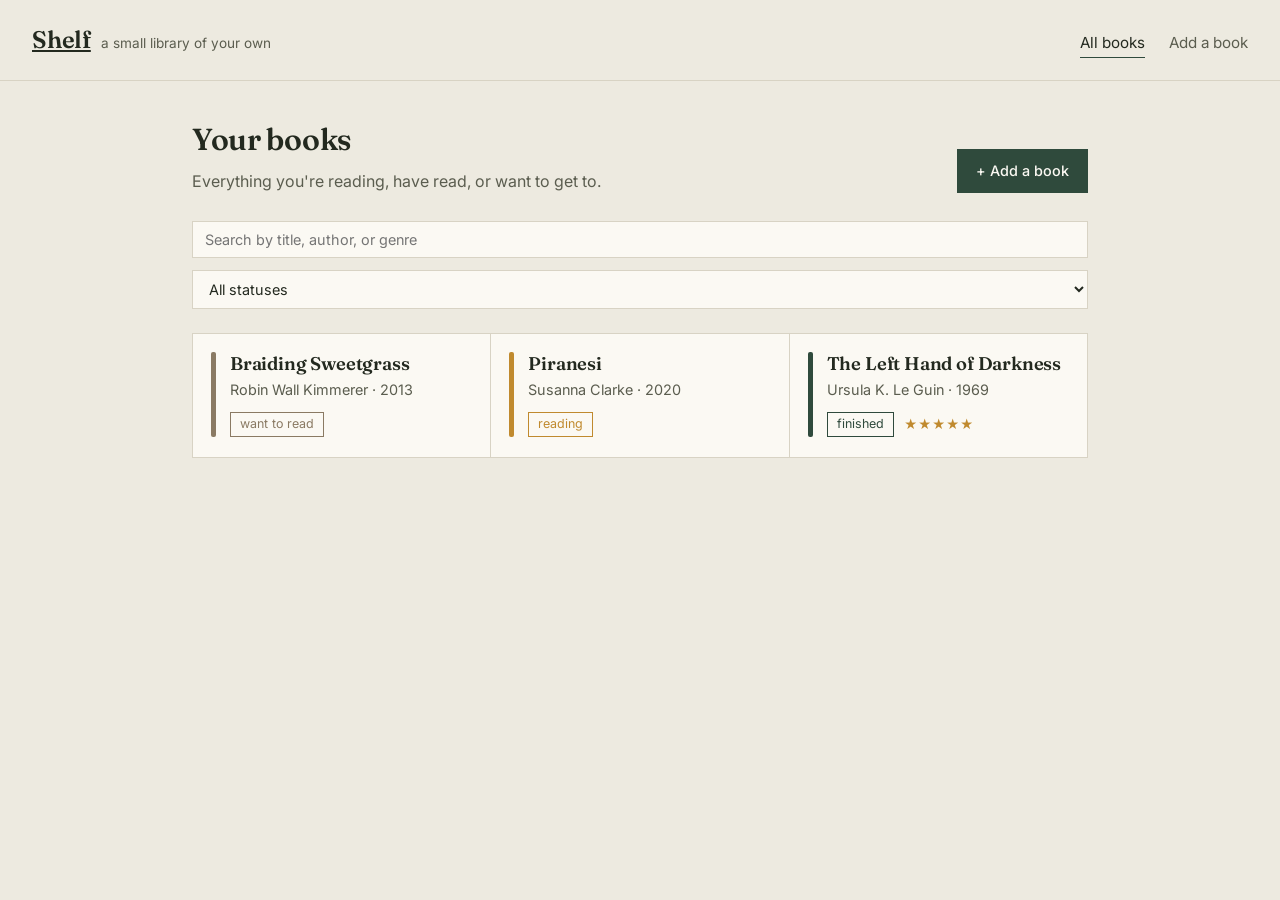
<file: Shelf/main/index.html>
<!DOCTYPE html>
<html lang="en">
<head>
  <meta charset="UTF-8" />
  <meta name="viewport" content="width=device-width, initial-scale=1.0" />
  <title>Shelf — Your books</title>
  <link rel="stylesheet" href="../style/style.css" />
</head>
<body>
  <header class="site-header">
    <div class="brand">
      <h1><a href="index.html">Shelf</a></h1>
      <span>a small library of your own</span>
    </div>
    <nav class="site-nav">
      <a href="index.html" class="active">All books</a>
      <a href="add.html">Add a book</a>
    </nav>
  </header>

  <main>
    <div class="page-heading">
      <div>
        <h2>Your books</h2>
        <p>Everything you're reading, have read, or want to get to.</p>
      </div>
      <a href="add.html" class="btn">+ Add a book</a>
    </div>

    <div class="toolbar">
      <input type="search" id="search" placeholder="Search by title, author, or genre" />
      <select id="statusFilter">
        <option value="">All statuses</option>
        <option value="want">Want to read</option>
        <option value="reading">Reading</option>
        <option value="finished">Finished</option>
      </select>
    </div>

    <div id="grid" class="book-grid"></div>
    <div id="emptyState" class="empty-state" style="display:none;">
      <h3>No books here yet</h3>
      <p>Add the book you're currently reading, or one you've been meaning to start.</p>
      <a href="add.html" class="btn" style="margin-top:16px;">+ Add a book</a>
    </div>
  </main>

  <script src="app.js"></script>
  <script>
    const grid = document.getElementById('grid');
    const emptyState = document.getElementById('emptyState');
    const searchInput = document.getElementById('search');
    const statusFilter = document.getElementById('statusFilter');
    let debounceTimer = null;

    function render(books) {
      if (books.length === 0) {
        grid.style.display = 'none';
        emptyState.style.display = 'block';
        return;
      }
      grid.style.display = 'grid';
      emptyState.style.display = 'none';

      grid.innerHTML = books.map((b) => `
        <a class="book-card" href="view.html?id=${encodeURIComponent(b.id)}">
          <div class="spine status-${b.status}"></div>
          <div class="book-info">
            <h3>${escapeHtml(b.title)}</h3>
            <div class="author">${escapeHtml(b.author)}${b.year ? ` · ${b.year}` : ''}</div>
            <div class="meta-row">
              <span class="status-tag status-${b.status}">${statusLabel(b.status)}</span>
              ${b.rating ? `<span class="stars">${starString(b.rating)}</span>` : ''}
            </div>
          </div>
        </a>
      `).join('');
    }

    async function load() {
      try {
        const params = {};
        if (searchInput.value.trim()) params.q = searchInput.value.trim();
        if (statusFilter.value) params.status = statusFilter.value;
        const books = await api.list(params);
        render(books);
      } catch (err) {
        grid.innerHTML = `<p style="color:var(--danger)">${escapeHtml(err.message)}</p>`;
      }
    }

    searchInput.addEventListener('input', () => {
      clearTimeout(debounceTimer);
      debounceTimer = setTimeout(load, 200);
    });
    statusFilter.addEventListener('change', load);

    load();
  </script>
</body>
</html>
</file>
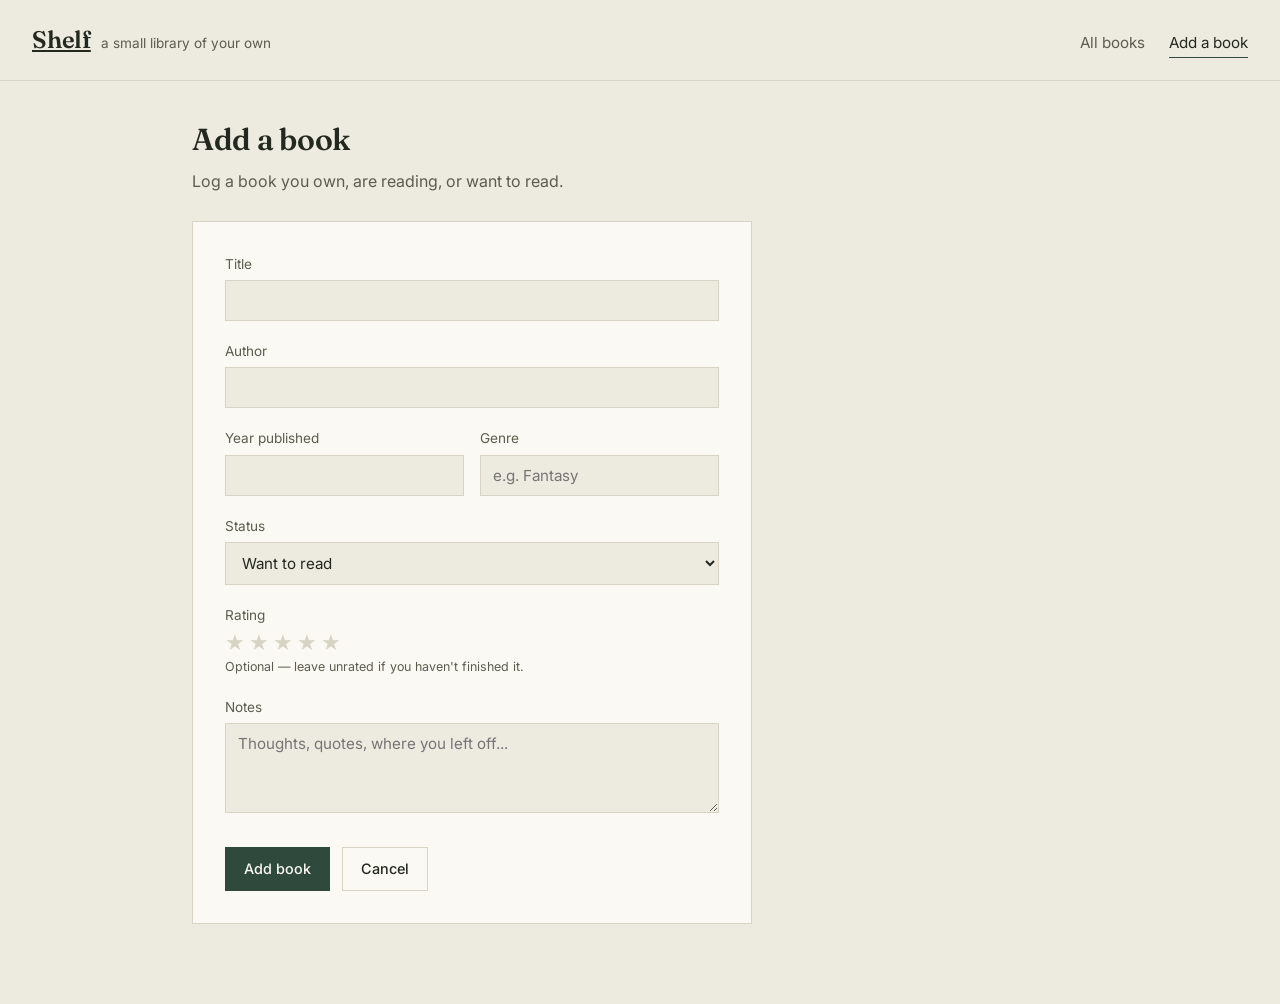
<file: Shelf/main/add.html>
<!DOCTYPE html>
<html lang="en">
<head>
  <meta charset="UTF-8" />
  <meta name="viewport" content="width=device-width, initial-scale=1.0" />
  <title>Shelf — Add a book</title>
  <link rel="stylesheet" href="../style/style.css" />
</head>
<body>
  <header class="site-header">
    <div class="brand">
      <h1><a href="index.html">Shelf</a></h1>
      <span>a small library of your own</span>
    </div>
    <nav class="site-nav">
      <a href="index.html">All books</a>
      <a href="add.html" class="active">Add a book</a>
    </nav>
  </header>

  <main>
    <div class="page-heading">
      <div>
        <h2>Add a book</h2>
        <p>Log a book you own, are reading, or want to read.</p>
      </div>
    </div>

    <div class="error-banner" id="errorBanner"></div>

    <form class="form-card" id="bookForm">
      <div class="field">
        <label for="title">Title</label>
        <input type="text" id="title" name="title" required />
      </div>
      <div class="field">
        <label for="author">Author</label>
        <input type="text" id="author" name="author" required />
      </div>
      <div class="two-col">
        <div class="field">
          <label for="year">Year published</label>
          <input type="number" id="year" name="year" min="0" max="2100" />
        </div>
        <div class="field">
          <label for="genre">Genre</label>
          <input type="text" id="genre" name="genre" placeholder="e.g. Fantasy" />
        </div>
      </div>
      <div class="field">
        <label for="status">Status</label>
        <select id="status" name="status">
          <option value="want">Want to read</option>
          <option value="reading">Reading</option>
          <option value="finished">Finished</option>
        </select>
      </div>
      <div class="field">
        <label>Rating</label>
        <div class="rating-input" id="ratingInput" data-value="0">
          <button type="button" data-star="1">★</button>
          <button type="button" data-star="2">★</button>
          <button type="button" data-star="3">★</button>
          <button type="button" data-star="4">★</button>
          <button type="button" data-star="5">★</button>
        </div>
        <div class="hint">Optional — leave unrated if you haven't finished it.</div>
      </div>
      <div class="field">
        <label for="notes">Notes</label>
        <textarea id="notes" name="notes" placeholder="Thoughts, quotes, where you left off..."></textarea>
      </div>
      <div class="form-actions">
        <button type="submit" class="btn">Add book</button>
        <a href="index.html" class="btn secondary">Cancel</a>
      </div>
    </form>
  </main>

  <script src="app.js"></script>
  <script>
    const form = document.getElementById('bookForm');
    const errorBanner = document.getElementById('errorBanner');
    const ratingInput = document.getElementById('ratingInput');

    ratingInput.addEventListener('click', (e) => {
      const btn = e.target.closest('button[data-star]');
      if (!btn) return;
      const value = Number(btn.dataset.star);
      const current = Number(ratingInput.dataset.value);
      const next = value === current ? 0 : value; // click same star again to clear
      ratingInput.dataset.value = next;
      [...ratingInput.children].forEach((star, i) => {
        star.classList.toggle('filled', i < next);
      });
    });

    form.addEventListener('submit', async (e) => {
      e.preventDefault();
      errorBanner.classList.remove('visible');

      const data = {
        title: form.title.value,
        author: form.author.value,
        year: form.year.value,
        genre: form.genre.value,
        status: form.status.value,
        rating: ratingInput.dataset.value,
        notes: form.notes.value,
      };

      try {
        const created = await api.create(data);
        window.location.href = `view.html?id=${encodeURIComponent(created.id)}`;
      } catch (err) {
        errorBanner.textContent = (err.errors || ['Something went wrong.']).join(' ');
        errorBanner.classList.add('visible');
      }
    });
  </script>
</body>
</html>
</file>
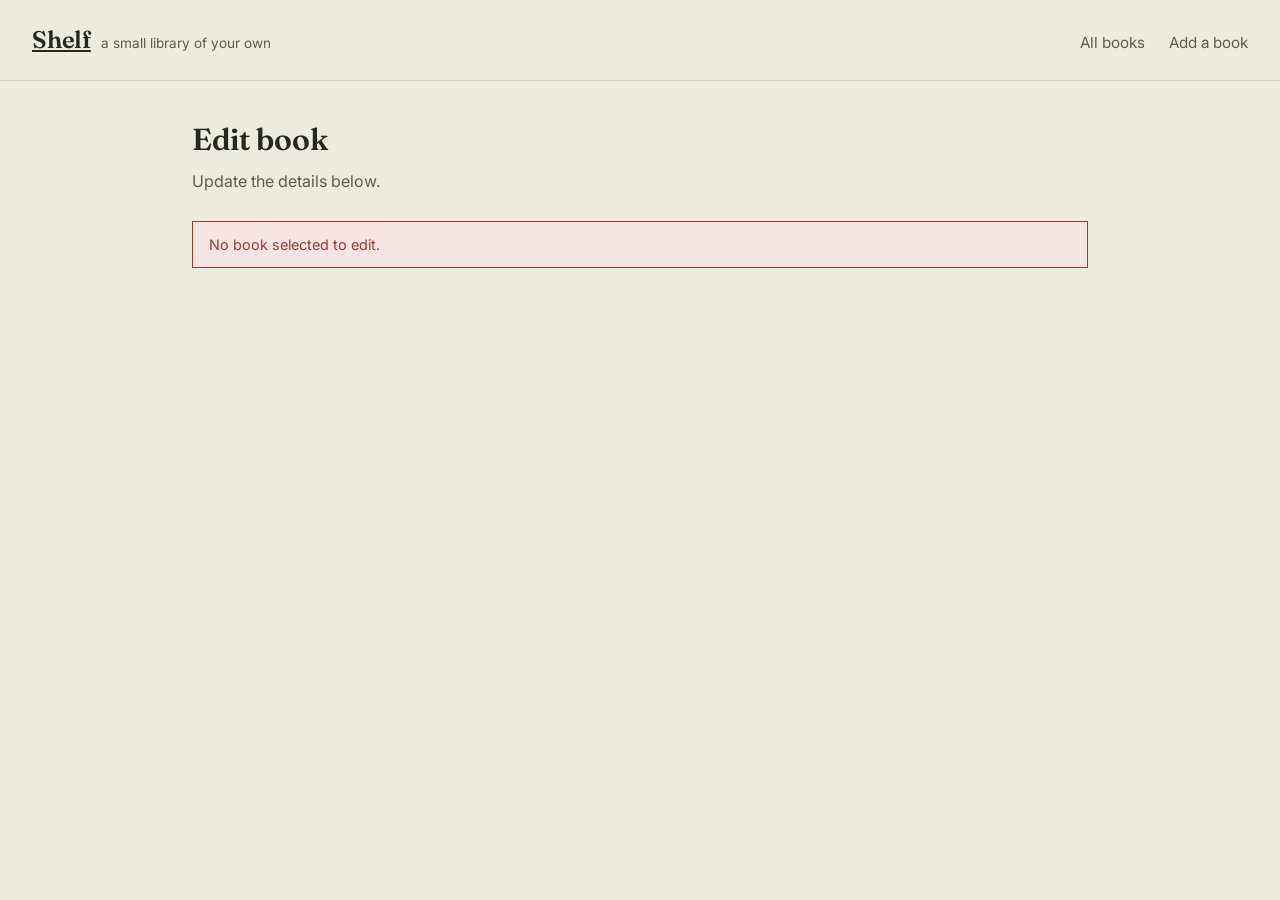
<file: Shelf/main/edit.html>
<!DOCTYPE html>
<html lang="en">
<head>
  <meta charset="UTF-8" />
  <meta name="viewport" content="width=device-width, initial-scale=1.0" />
  <title>Shelf — Edit book</title>
  <link rel="stylesheet" href="../style/style.css" />
</head>
<body>
  <header class="site-header">
    <div class="brand">
      <h1><a href="index.html">Shelf</a></h1>
      <span>a small library of your own</span>
    </div>
    <nav class="site-nav">
      <a href="index.html">All books</a>
      <a href="add.html">Add a book</a>
    </nav>
  </header>

  <main>
    <div class="page-heading">
      <div>
        <h2 id="pageTitle">Edit book</h2>
        <p>Update the details below.</p>
      </div>
    </div>

    <div class="error-banner" id="errorBanner"></div>

    <form class="form-card" id="bookForm" style="display:none;">
      <div class="field">
        <label for="title">Title</label>
        <input type="text" id="title" name="title" required />
      </div>
      <div class="field">
        <label for="author">Author</label>
        <input type="text" id="author" name="author" required />
      </div>
      <div class="two-col">
        <div class="field">
          <label for="year">Year published</label>
          <input type="number" id="year" name="year" min="0" max="2100" />
        </div>
        <div class="field">
          <label for="genre">Genre</label>
          <input type="text" id="genre" name="genre" />
        </div>
      </div>
      <div class="field">
        <label for="status">Status</label>
        <select id="status" name="status">
          <option value="want">Want to read</option>
          <option value="reading">Reading</option>
          <option value="finished">Finished</option>
        </select>
      </div>
      <div class="field">
        <label>Rating</label>
        <div class="rating-input" id="ratingInput" data-value="0">
          <button type="button" data-star="1">★</button>
          <button type="button" data-star="2">★</button>
          <button type="button" data-star="3">★</button>
          <button type="button" data-star="4">★</button>
          <button type="button" data-star="5">★</button>
        </div>
      </div>
      <div class="field">
        <label for="notes">Notes</label>
        <textarea id="notes" name="notes"></textarea>
      </div>
      <div class="form-actions">
        <button type="submit" class="btn">Save changes</button>
        <a href="index.html" class="btn secondary">Cancel</a>
      </div>
    </form>
  </main>

  <script src="app.js"></script>
  <script>
    const id = getParam('id');
    const form = document.getElementById('bookForm');
    const errorBanner = document.getElementById('errorBanner');
    const ratingInput = document.getElementById('ratingInput');

    function setRating(value) {
      ratingInput.dataset.value = value;
      [...ratingInput.children].forEach((star, i) => {
        star.classList.toggle('filled', i < value);
      });
    }

    ratingInput.addEventListener('click', (e) => {
      const btn = e.target.closest('button[data-star]');
      if (!btn) return;
      const value = Number(btn.dataset.star);
      const current = Number(ratingInput.dataset.value);
      setRating(value === current ? 0 : value);
    });

    async function init() {
      if (!id) {
        errorBanner.textContent = 'No book selected to edit.';
        errorBanner.classList.add('visible');
        return;
      }
      try {
        const book = await api.get(id);
        form.title.value = book.title;
        form.author.value = book.author;
        form.year.value = book.year ?? '';
        form.genre.value = book.genre ?? '';
        form.status.value = book.status;
        setRating(book.rating || 0);
        form.notes.value = book.notes ?? '';
        document.getElementById('pageTitle').textContent = `Edit “${book.title}”`;
        form.style.display = 'block';
      } catch (err) {
        errorBanner.textContent = err.message || 'Could not load this book.';
        errorBanner.classList.add('visible');
      }
    }

    form.addEventListener('submit', async (e) => {
      e.preventDefault();
      errorBanner.classList.remove('visible');

      const data = {
        title: form.title.value,
        author: form.author.value,
        year: form.year.value,
        genre: form.genre.value,
        status: form.status.value,
        rating: ratingInput.dataset.value,
        notes: form.notes.value,
      };

      try {
        await api.update(id, data);
        window.location.href = `view.html?id=${encodeURIComponent(id)}`;
      } catch (err) {
        errorBanner.textContent = (err.errors || ['Something went wrong.']).join(' ');
        errorBanner.classList.add('visible');
      }
    });

    init();
  </script>
</body>
</html>
</file>
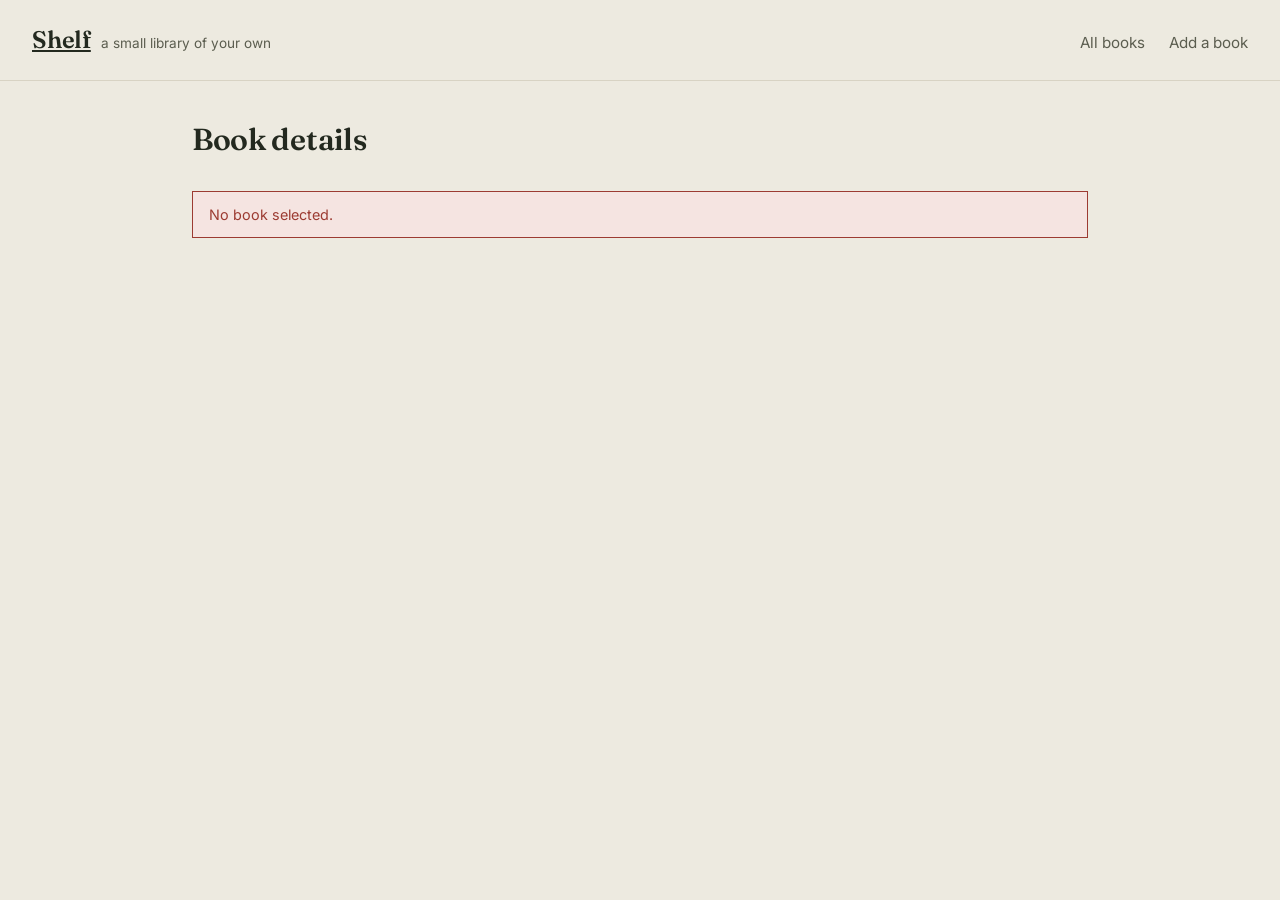
<file: Shelf/main/view.html>
<!DOCTYPE html>
<html lang="en">
<head>
  <meta charset="UTF-8" />
  <meta name="viewport" content="width=device-width, initial-scale=1.0" />
  <title>Shelf — Book details</title>
  <link rel="stylesheet" href="../style/style.css" />
</head>
<body>
  <header class="site-header">
    <div class="brand">
      <h1><a href="index.html">Shelf</a></h1>
      <span>a small library of your own</span>
    </div>
    <nav class="site-nav">
      <a href="index.html">All books</a>
      <a href="add.html">Add a book</a>
    </nav>
  </header>

  <main>
    <div class="page-heading">
      <div>
        <h2>Book details</h2>
      </div>
    </div>

    <div class="error-banner" id="errorBanner"></div>

    <div class="detail-card" id="detailCard" style="display:none;">
      <div class="spine" id="spine"></div>
      <div class="detail-body">
        <h2 id="dTitle"></h2>
        <div class="author" id="dAuthor"></div>

        <div class="detail-grid">
          <div>
            <label>Status</label>
            <span id="dStatus"></span>
          </div>
          <div>
            <label>Rating</label>
            <span id="dRating"></span>
          </div>
          <div>
            <label>Year / genre</label>
            <span id="dMeta"></span>
          </div>
        </div>

        <div class="detail-notes" id="dNotes"></div>

        <div class="detail-actions">
          <a href="index.html" class="btn secondary">Back to all books</a>
          <a href="#" id="editLink" class="btn">Edit</a>
          <button class="btn danger" id="deleteBtn">Delete</button>
        </div>
      </div>
    </div>
  </main>

  <div class="modal-backdrop" id="deleteModal">
    <div class="modal">
      <h3>Remove this book?</h3>
      <p id="deleteModalText">This can't be undone.</p>
      <div class="form-actions">
        <button class="btn danger" id="confirmDelete">Remove</button>
        <button class="btn secondary" id="cancelDelete">Cancel</button>
      </div>
    </div>
  </div>

  <script src="app.js"></script>
  <script>
    const id = getParam('id');
    const errorBanner = document.getElementById('errorBanner');
    const detailCard = document.getElementById('detailCard');
    const deleteModal = document.getElementById('deleteModal');

    async function init() {
      if (!id) {
        errorBanner.textContent = 'No book selected.';
        errorBanner.classList.add('visible');
        return;
      }
      try {
        const b = await api.get(id);
        document.getElementById('spine').className = `spine status-${b.status}`;
        document.getElementById('dTitle').textContent = b.title;
        document.getElementById('dAuthor').textContent = b.author;
        document.getElementById('dStatus').innerHTML =
          `<span class="status-tag status-${b.status}">${statusLabel(b.status)}</span>`;
        document.getElementById('dRating').innerHTML =
          b.rating ? `<span class="stars">${starString(b.rating)}</span>` : '<span style="color:var(--ink-soft)">Not rated</span>';
        document.getElementById('dMeta').textContent =
          [b.year || null, b.genre || null].filter(Boolean).join(' · ') || '—';
        document.getElementById('dNotes').textContent = b.notes || 'No notes yet.';
        document.getElementById('editLink').href = `edit.html?id=${encodeURIComponent(b.id)}`;
        document.getElementById('deleteModalText').textContent =
          `“${b.title}” will be removed from your shelf. This can't be undone.`;
        detailCard.style.display = 'flex';
      } catch (err) {
        errorBanner.textContent = err.message || 'Could not load this book.';
        errorBanner.classList.add('visible');
      }
    }

    document.getElementById('deleteBtn').addEventListener('click', () => {
      deleteModal.classList.add('visible');
    });
    document.getElementById('cancelDelete').addEventListener('click', () => {
      deleteModal.classList.remove('visible');
    });
    document.getElementById('confirmDelete').addEventListener('click', async () => {
      try {
        await api.remove(id);
        window.location.href = 'index.html';
      } catch (err) {
        deleteModal.classList.remove('visible');
        errorBanner.textContent = 'Could not delete this book.';
        errorBanner.classList.add('visible');
      }
    });

    init();
  </script>
</body>
</html>
</file>
<file: Shelf/style/style.css>
@import url('https://fonts.googleapis.com/css2?family=Fraunces:opsz,wght@9..144,400;9..144,500;9..144,600&family=Inter:wght@400;500;600&display=swap');

:root {
  --bg: #EDEAE0;
  --surface: #FBF9F3;
  --ink: #23291F;
  --ink-soft: #5B5D4F;
  --line: #D8D3C4;
  --forest: #2F4A3C;
  --mustard: #C08A2E;
  --taupe: #8A7A63;
  --danger: #9C3B32;
}

* { box-sizing: border-box; }

html, body {
  margin: 0;
  padding: 0;
}

body {
  background: var(--bg);
  color: var(--ink);
  font-family: 'Inter', sans-serif;
  line-height: 1.5;
  min-height: 100vh;
}

h1, h2, h3 {
  font-family: 'Fraunces', serif;
  font-weight: 600;
  margin: 0;
  letter-spacing: -0.01em;
}

a { color: inherit; }

/* ---------- Header ---------- */

.site-header {
  border-bottom: 1px solid var(--line);
  padding: 22px 32px;
  display: flex;
  align-items: baseline;
  justify-content: space-between;
  gap: 24px;
  flex-wrap: wrap;
}

.site-header .brand {
  display: flex;
  align-items: baseline;
  gap: 10px;
}

.site-header .brand h1 {
  font-size: 1.5rem;
}

.site-header .brand span {
  font-size: 0.85rem;
  color: var(--ink-soft);
}

.site-nav {
  display: flex;
  gap: 24px;
  font-size: 0.95rem;
}

.site-nav a {
  text-decoration: none;
  color: var(--ink-soft);
  border-bottom: 1px solid transparent;
  padding-bottom: 2px;
}

.site-nav a:hover,
.site-nav a.active {
  color: var(--ink);
  border-bottom-color: var(--forest);
}

/* ---------- Layout ---------- */

main {
  max-width: 960px;
  margin: 0 auto;
  padding: 36px 32px 80px;
}

.page-heading {
  display: flex;
  justify-content: space-between;
  align-items: flex-end;
  gap: 16px;
  margin-bottom: 28px;
  flex-wrap: wrap;
}

.page-heading h2 {
  font-size: 1.9rem;
}

.page-heading p {
  color: var(--ink-soft);
  margin: 6px 0 0;
  max-width: 46ch;
}

/* ---------- Buttons ---------- */

.btn {
  display: inline-flex;
  align-items: center;
  gap: 8px;
  border: 1px solid var(--forest);
  background: var(--forest);
  color: var(--surface);
  font-family: inherit;
  font-size: 0.9rem;
  font-weight: 500;
  padding: 10px 18px;
  cursor: pointer;
  text-decoration: none;
  transition: background 0.15s ease, color 0.15s ease;
}

.btn:hover { background: #24392E; }

.btn.secondary {
  background: transparent;
  color: var(--ink);
  border-color: var(--line);
}

.btn.secondary:hover {
  border-color: var(--ink-soft);
}

.btn.danger {
  background: transparent;
  color: var(--danger);
  border-color: var(--danger);
}

.btn.danger:hover {
  background: var(--danger);
  color: var(--surface);
}

.btn:focus-visible,
a:focus-visible,
input:focus-visible,
select:focus-visible,
textarea:focus-visible,
button:focus-visible {
  outline: 2px solid var(--forest);
  outline-offset: 2px;
}

/* ---------- Toolbar ---------- */

.toolbar {
  display: flex;
  gap: 12px;
  margin-bottom: 24px;
  flex-wrap: wrap;
}

.toolbar input[type="search"],
.toolbar select {
  font-family: inherit;
  font-size: 0.9rem;
  padding: 9px 12px;
  border: 1px solid var(--line);
  background: var(--surface);
  color: var(--ink);
}

.toolbar input[type="search"] {
  flex: 1;
  min-width: 200px;
}

/* ---------- Book grid / cards ---------- */

.book-grid {
  display: grid;
  grid-template-columns: repeat(auto-fill, minmax(260px, 1fr));
  gap: 1px;
  background: var(--line);
  border: 1px solid var(--line);
}

.book-card {
  background: var(--surface);
  padding: 18px 20px 20px 18px;
  display: flex;
  gap: 14px;
  text-decoration: none;
  color: inherit;
}

.book-card .spine {
  width: 5px;
  flex-shrink: 0;
  border-radius: 2px;
}

.spine.status-want { background: var(--taupe); }
.spine.status-reading { background: var(--mustard); }
.spine.status-finished { background: var(--forest); }

.book-card .book-info {
  flex: 1;
  min-width: 0;
}

.book-card h3 {
  font-size: 1.15rem;
  line-height: 1.3;
}

.book-card .author {
  color: var(--ink-soft);
  font-size: 0.9rem;
  margin-top: 3px;
}

.book-card .meta-row {
  display: flex;
  align-items: center;
  gap: 10px;
  margin-top: 12px;
  font-size: 0.8rem;
}

.status-tag {
  text-transform: lowercase;
  font-size: 0.78rem;
  padding: 2px 9px;
  border: 1px solid currentColor;
}

.status-tag.status-want { color: var(--taupe); }
.status-tag.status-reading { color: var(--mustard); }
.status-tag.status-finished { color: var(--forest); }

.stars {
  color: var(--mustard);
  letter-spacing: 1px;
}

.empty-state {
  border: 1px dashed var(--line);
  padding: 48px 24px;
  text-align: center;
  color: var(--ink-soft);
}

.empty-state h3 {
  color: var(--ink);
  margin-bottom: 8px;
}

/* ---------- Forms ---------- */

.form-card {
  background: var(--surface);
  border: 1px solid var(--line);
  padding: 32px;
  max-width: 560px;
}

.field {
  margin-bottom: 20px;
}

.field label {
  display: block;
  font-size: 0.85rem;
  color: var(--ink-soft);
  margin-bottom: 6px;
}

.field .hint {
  font-size: 0.78rem;
  color: var(--ink-soft);
  margin-top: 4px;
}

.two-col {
  display: grid;
  grid-template-columns: 1fr 1fr;
  gap: 16px;
}

input[type="text"],
input[type="number"],
select,
textarea {
  width: 100%;
  font-family: inherit;
  font-size: 0.95rem;
  padding: 10px 12px;
  border: 1px solid var(--line);
  background: var(--bg);
  color: var(--ink);
}

textarea {
  resize: vertical;
  min-height: 90px;
}

.rating-input {
  display: flex;
  gap: 4px;
}

.rating-input button {
  background: none;
  border: none;
  font-size: 1.4rem;
  cursor: pointer;
  color: var(--line);
  padding: 0;
  line-height: 1;
}

.rating-input button.filled { color: var(--mustard); }

.form-actions {
  display: flex;
  gap: 12px;
  margin-top: 28px;
}

.error-banner {
  background: #F5E4E1;
  border: 1px solid var(--danger);
  color: var(--danger);
  padding: 12px 16px;
  margin-bottom: 20px;
  font-size: 0.9rem;
  display: none;
}

.error-banner.visible { display: block; }

/* ---------- Detail / view page ---------- */

.detail-card {
  background: var(--surface);
  border: 1px solid var(--line);
  padding: 40px;
  display: flex;
  gap: 28px;
}

.detail-card .spine {
  width: 8px;
  border-radius: 3px;
  flex-shrink: 0;
}

.detail-card .detail-body { flex: 1; }

.detail-card h2 {
  font-size: 2rem;
  margin-bottom: 6px;
}

.detail-card .author {
  color: var(--ink-soft);
  font-size: 1.05rem;
  margin-bottom: 20px;
}

.detail-grid {
  display: grid;
  grid-template-columns: repeat(3, auto);
  gap: 28px;
  margin-bottom: 24px;
  padding-bottom: 24px;
  border-bottom: 1px solid var(--line);
}

.detail-grid div label {
  display: block;
  font-size: 0.75rem;
  color: var(--ink-soft);
  margin-bottom: 4px;
}

.detail-grid div span {
  font-size: 1rem;
}

.detail-notes {
  color: var(--ink);
  white-space: pre-wrap;
  margin-bottom: 28px;
}

.detail-actions {
  display: flex;
  gap: 12px;
}

/* ---------- Modal (delete confirm) ---------- */

.modal-backdrop {
  position: fixed;
  inset: 0;
  background: rgba(35, 41, 31, 0.45);
  display: none;
  align-items: center;
  justify-content: center;
  padding: 20px;
  z-index: 10;
}

.modal-backdrop.visible { display: flex; }

.modal {
  background: var(--surface);
  border: 1px solid var(--line);
  padding: 28px;
  max-width: 400px;
  width: 100%;
}

.modal h3 { margin-bottom: 10px; }
.modal p { color: var(--ink-soft); margin-bottom: 22px; font-size: 0.92rem; }
.modal .form-actions { margin-top: 0; }

/* ---------- Responsive ---------- */

@media (max-width: 640px) {
  .site-header { padding: 18px 20px; }
  main { padding: 28px 20px 60px; }
  .two-col { grid-template-columns: 1fr; }
  .detail-card { flex-direction: column; }
  .detail-card .spine { width: 100%; height: 8px; }
  .detail-grid { grid-template-columns: 1fr 1fr; row-gap: 16px; }
}

@media (prefers-reduced-motion: reduce) {
  * { transition: none !important; }
}
</file>
